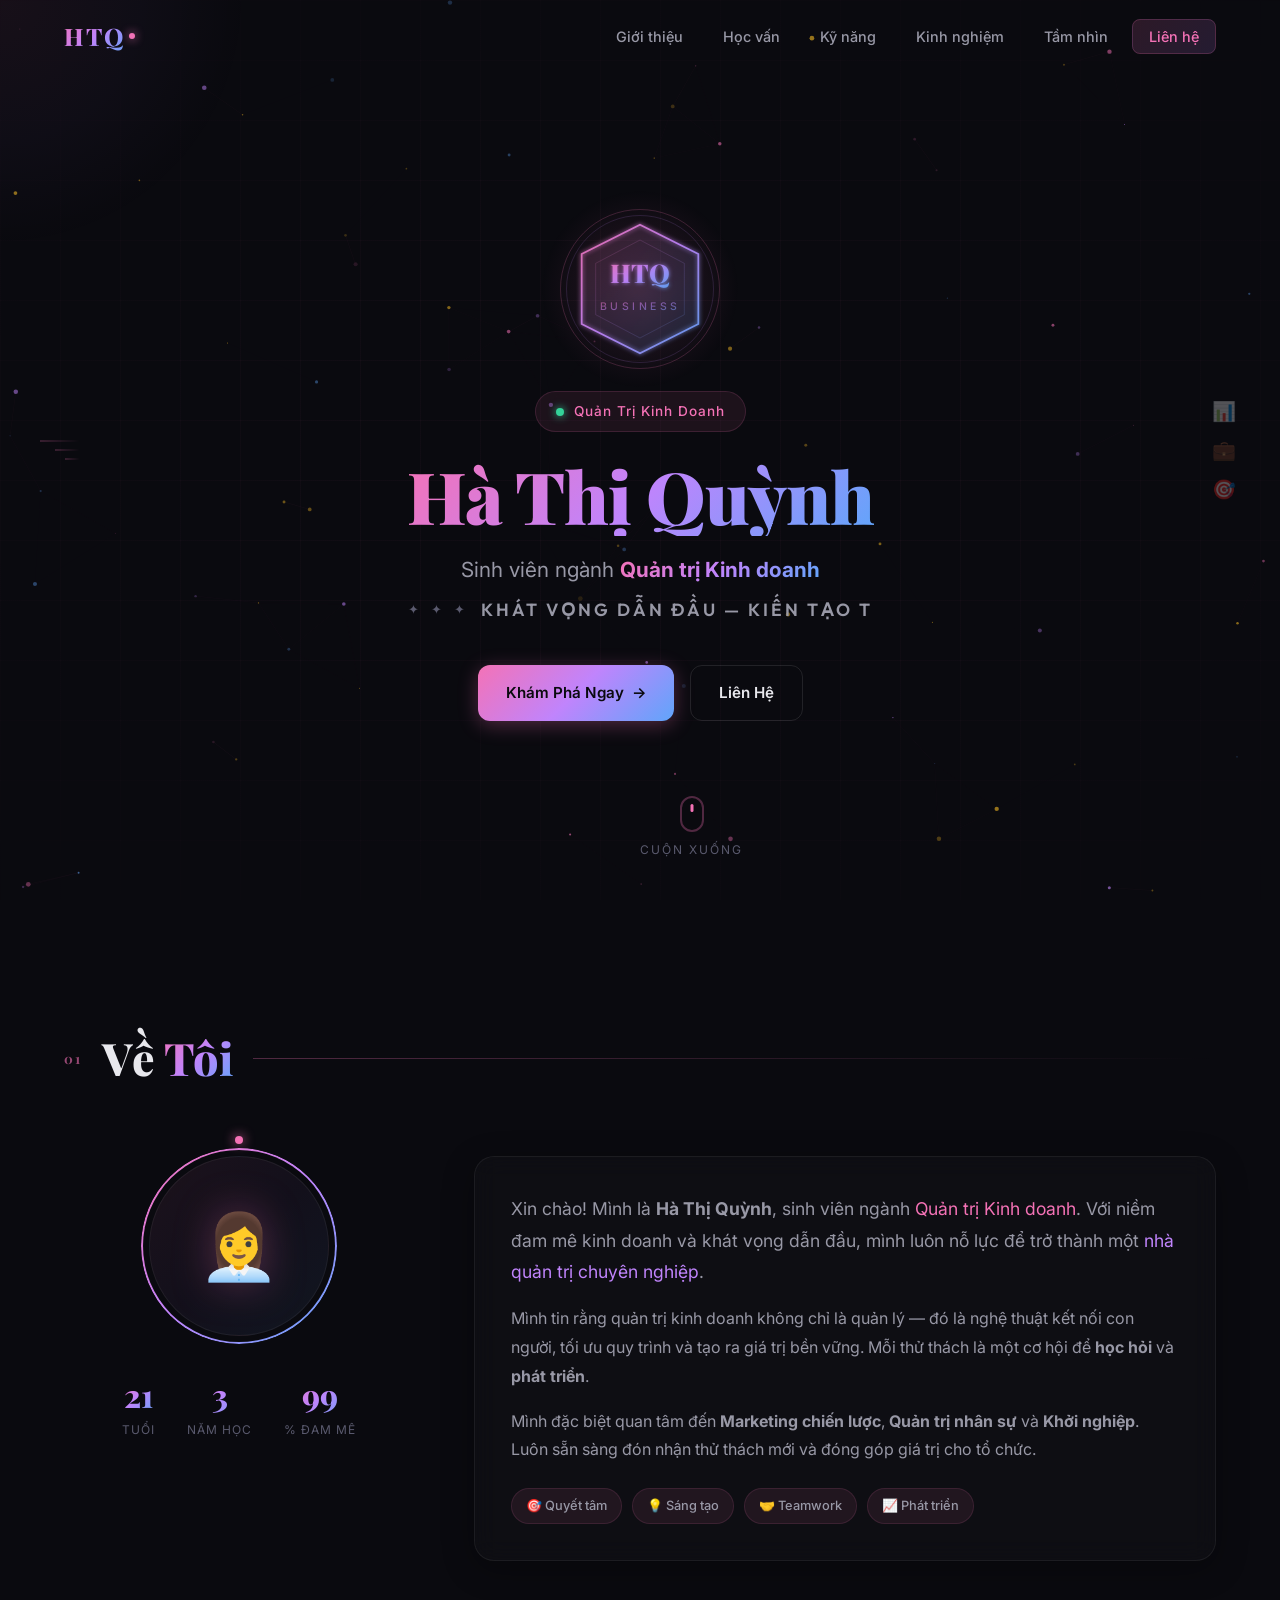
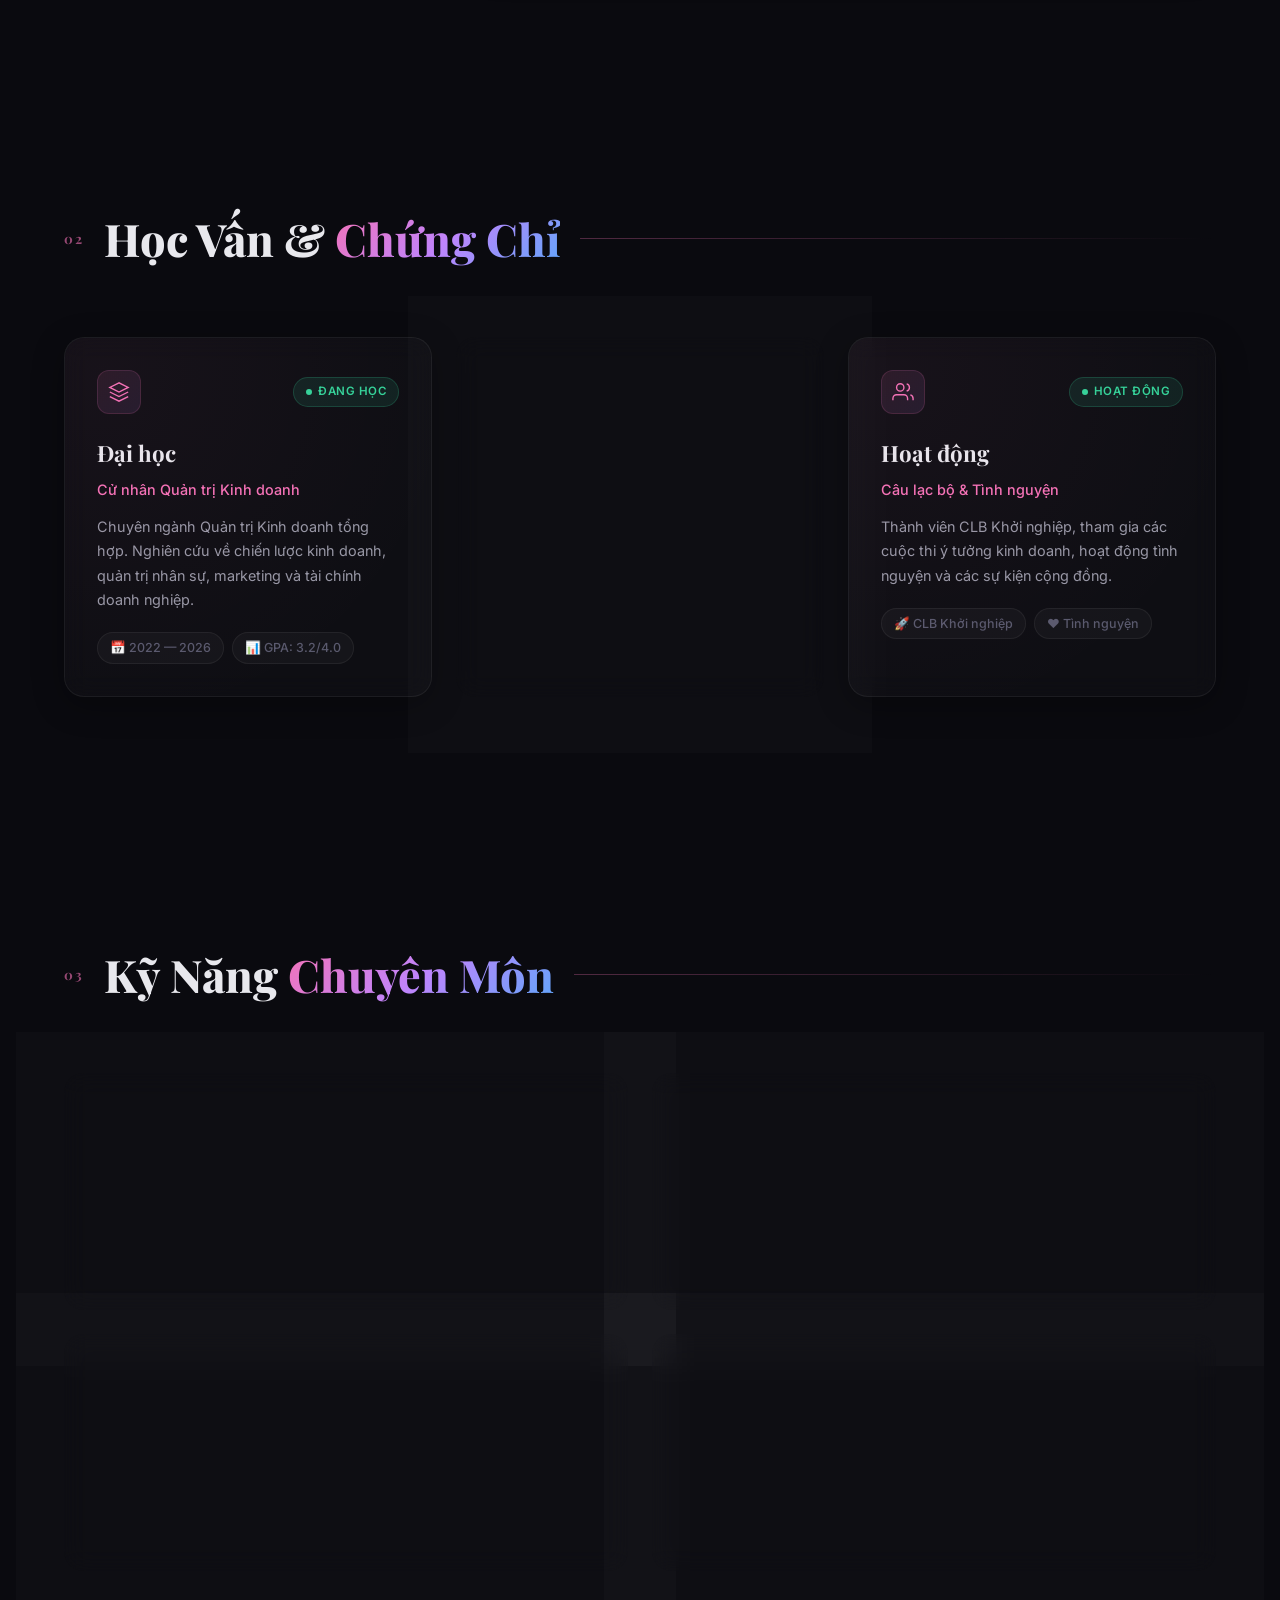
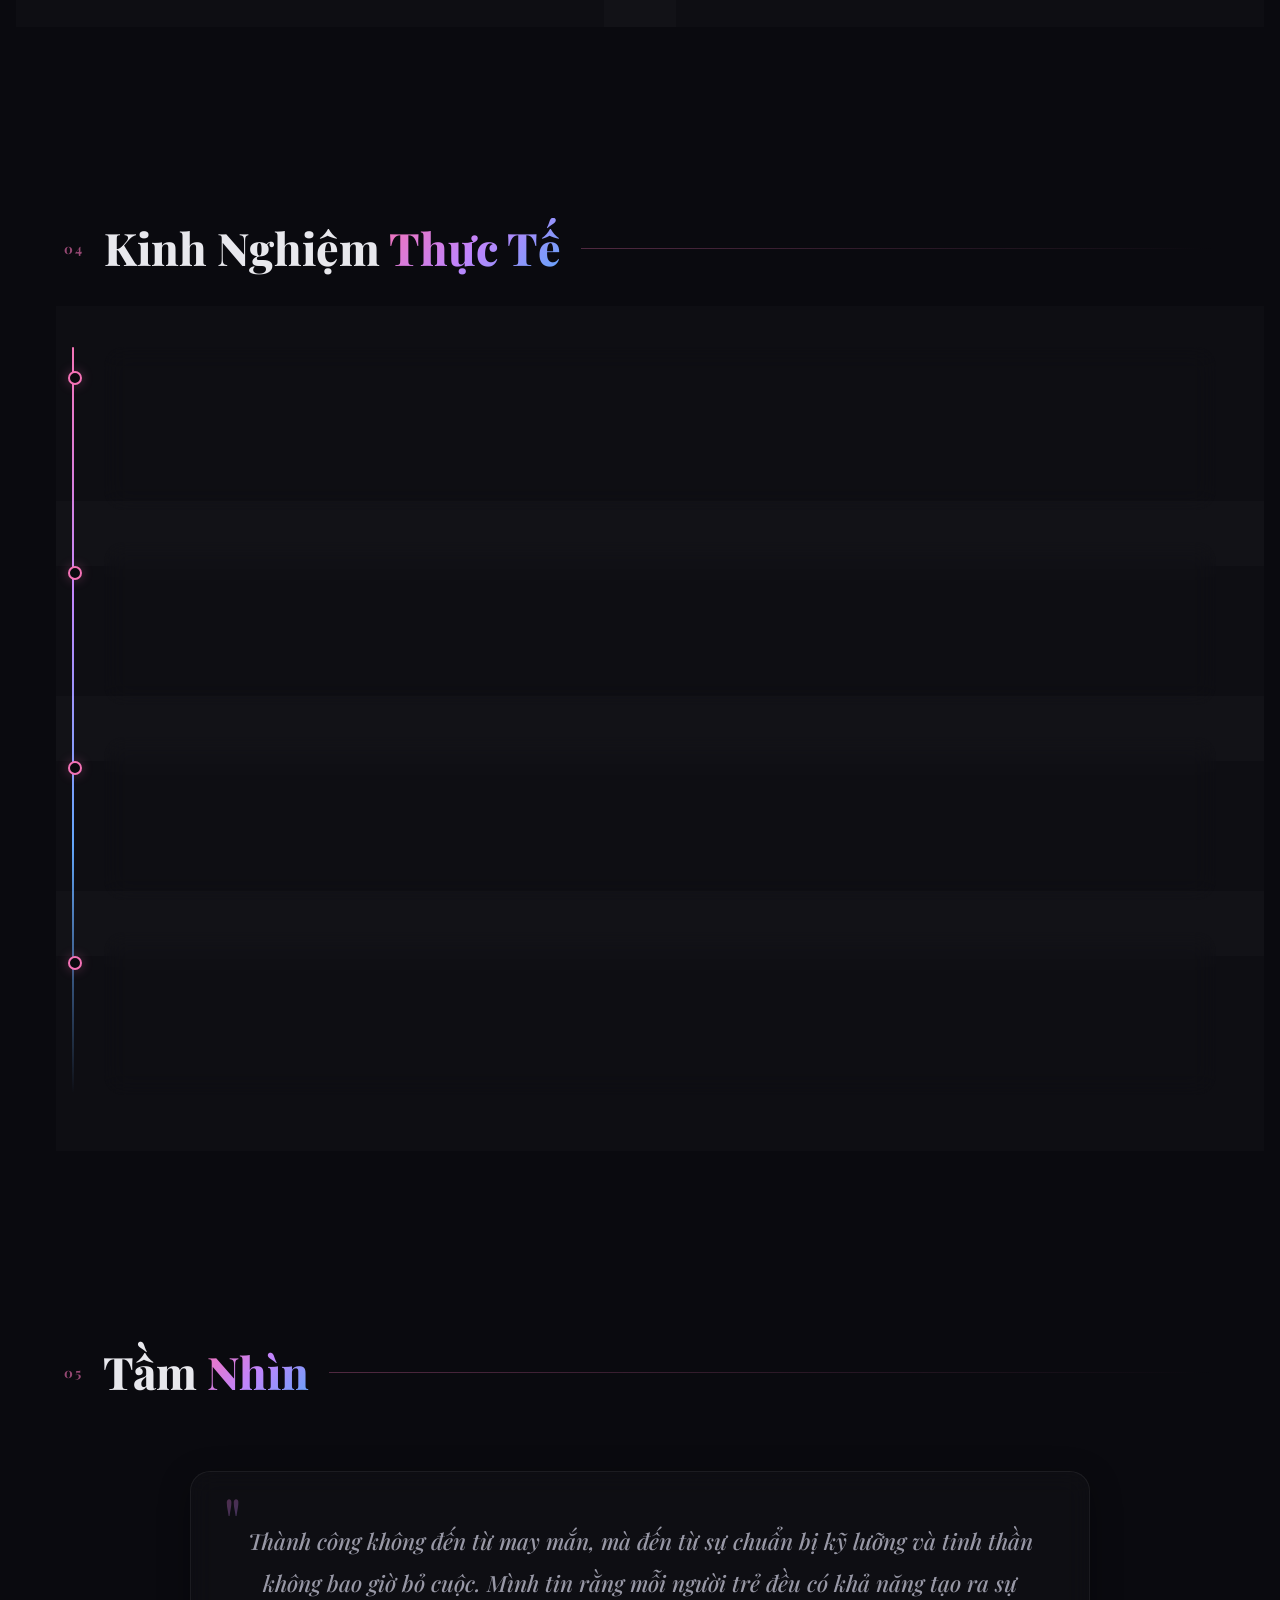
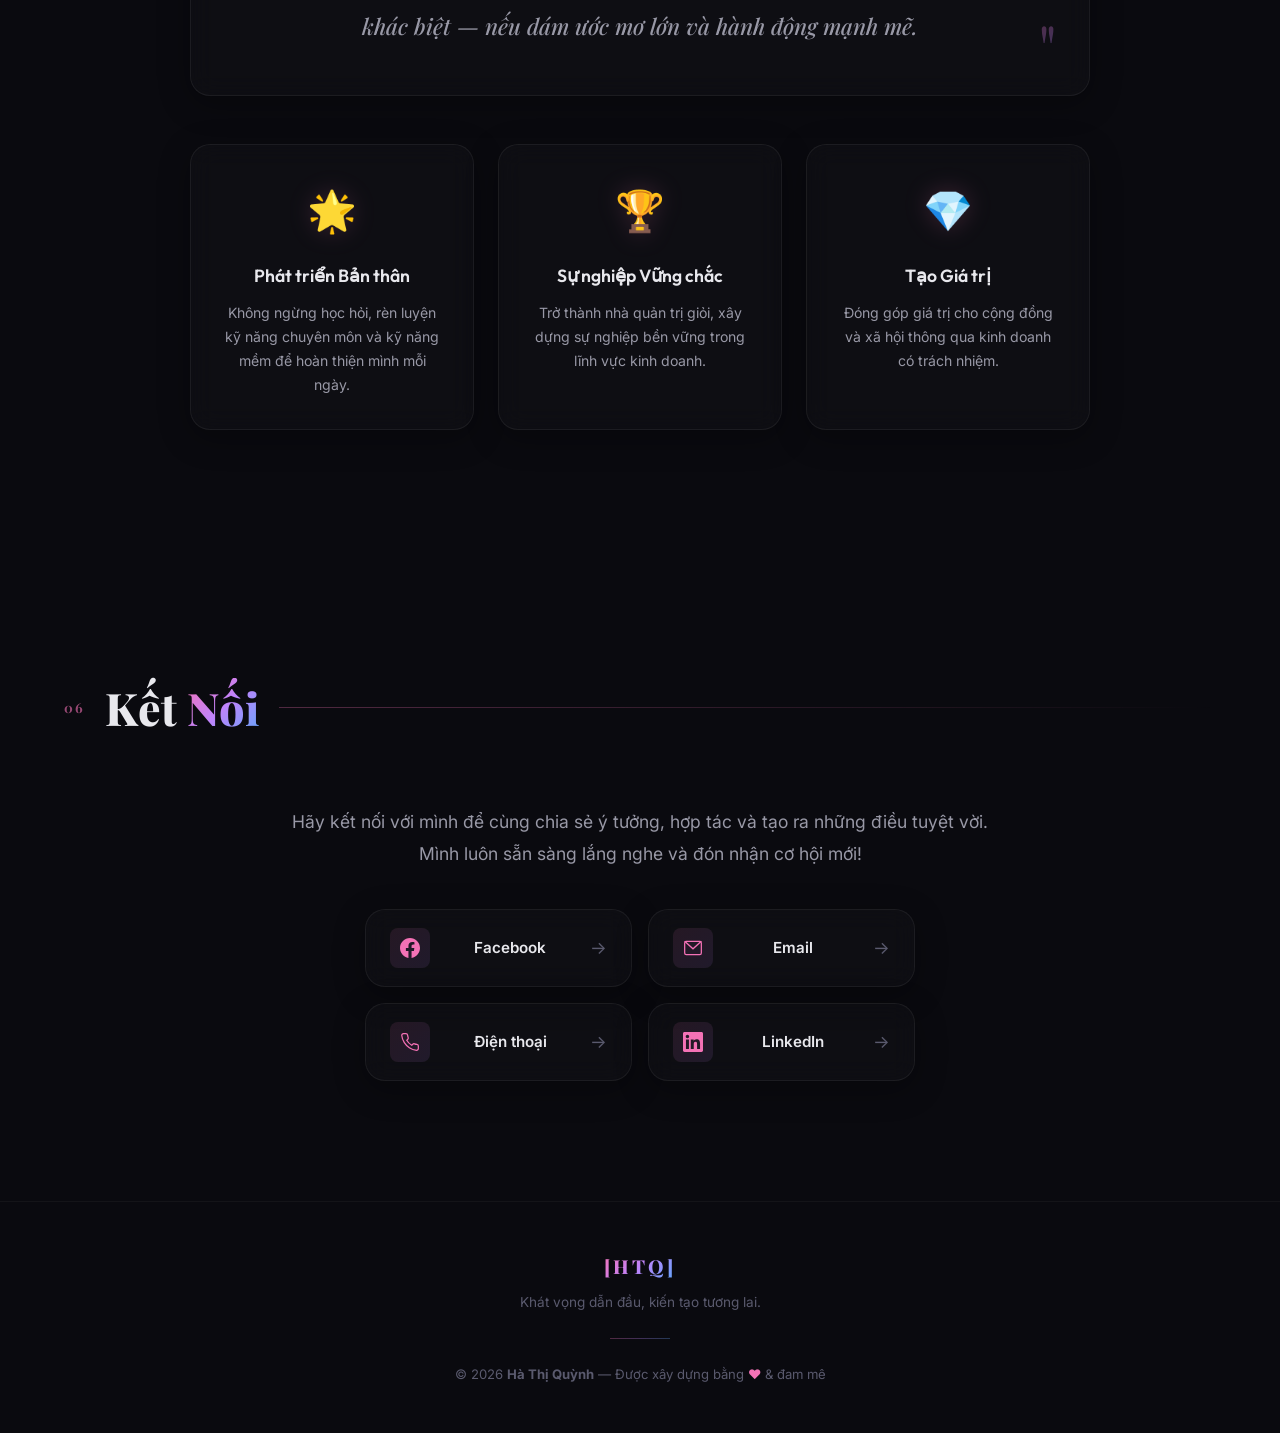
<file: index.html>
<!DOCTYPE html>
<html lang="vi">
<head>
    <meta charset="UTF-8">
    <meta name="viewport" content="width=device-width, initial-scale=1.0">
    <meta name="description" content="Hà Thị Quỳnh — CV Quản trị Kinh doanh. Sinh viên năng động, đam mê kinh doanh và khát vọng dẫn đầu.">
    <meta name="keywords" content="Hà Thị Quỳnh, CV, Quản trị Kinh doanh, Business Administration, Portfolio">
    <meta name="author" content="Hà Thị Quỳnh">
    <title>Hà Thị Quỳnh — Quản Trị Kinh Doanh</title>
    <!-- Google Fonts -->
    <link rel="preconnect" href="https://fonts.googleapis.com">
    <link rel="preconnect" href="https://fonts.gstatic.com" crossorigin>
    <link href="https://fonts.googleapis.com/css2?family=Playfair+Display:wght@400;500;600;700;800;900&family=Inter:wght@300;400;500;600;700&family=Outfit:wght@300;400;500;600;700&display=swap" rel="stylesheet">
    <link rel="stylesheet" href="style.css">
</head>
<body>
    <!-- ===================== CURSOR GLOW ===================== -->
    <div id="cursor-glow" aria-hidden="true"></div>

    <!-- ===================== PARTICLES CANVAS ===================== -->
    <canvas id="particles-canvas" aria-hidden="true"></canvas>

    <!-- ===================== NAVIGATION ===================== -->
    <nav id="navbar" role="navigation" aria-label="Điều hướng chính">
        <div class="nav-container">
            <a href="#hero" class="nav-logo" aria-label="Trang chủ">
                <span class="logo-text">HTQ</span>
                <span class="logo-dot"></span>
            </a>
            <button class="nav-toggle" id="nav-toggle" aria-label="Mở menu điều hướng" aria-expanded="false">
                <span class="hamburger-line"></span>
                <span class="hamburger-line"></span>
                <span class="hamburger-line"></span>
            </button>
            <ul class="nav-links" id="nav-links">
                <li><a href="#about" class="nav-link">Giới thiệu</a></li>
                <li><a href="#education" class="nav-link">Học vấn</a></li>
                <li><a href="#skills" class="nav-link">Kỹ năng</a></li>
                <li><a href="#experience" class="nav-link">Kinh nghiệm</a></li>
                <li><a href="#vision" class="nav-link">Tầm nhìn</a></li>
                <li><a href="#contact" class="nav-link nav-link--cta">Liên hệ</a></li>
            </ul>
        </div>
    </nav>

    <!-- ===================== HERO SECTION ===================== -->
    <section id="hero" class="hero-section">
        <div class="hero-bg-grid" aria-hidden="true"></div>
        <div class="hero-content">
            <!-- Hero Logo Mark -->
            <div class="hero-logo reveal">
                <div class="hero-logo-glow"></div>
                <div class="hero-logo-ring hero-logo-ring--outer"></div>
                <div class="hero-logo-ring hero-logo-ring--inner"></div>
                <svg class="hero-logo-svg" viewBox="0 0 120 120" fill="none" xmlns="http://www.w3.org/2000/svg">
                    <defs>
                        <linearGradient id="hex-gradient" x1="0%" y1="0%" x2="100%" y2="100%">
                            <stop offset="0%" stop-color="#f472b6" stop-opacity="0.9"/>
                            <stop offset="50%" stop-color="#c084fc" stop-opacity="0.9"/>
                            <stop offset="100%" stop-color="#60a5fa" stop-opacity="0.9"/>
                        </linearGradient>
                        <linearGradient id="hex-fill" x1="0%" y1="0%" x2="100%" y2="100%">
                            <stop offset="0%" stop-color="#f472b6" stop-opacity="0.08"/>
                            <stop offset="100%" stop-color="#60a5fa" stop-opacity="0.08"/>
                        </linearGradient>
                        <filter id="glow-filter">
                            <feGaussianBlur stdDeviation="2" result="blur"/>
                            <feMerge>
                                <feMergeNode in="blur"/>
                                <feMergeNode in="SourceGraphic"/>
                            </feMerge>
                        </filter>
                    </defs>
                    <polygon points="60,5 110,30 110,90 60,115 10,90 10,30" 
                             fill="url(#hex-fill)" stroke="url(#hex-gradient)" stroke-width="1.5" filter="url(#glow-filter)"/>
                    <polygon points="60,18 98,38 98,82 60,102 22,82 22,38" 
                             fill="none" stroke="url(#hex-gradient)" stroke-width="0.5" opacity="0.3"/>
                    <text x="60" y="55" text-anchor="middle" font-family="Playfair Display, serif" 
                          font-size="22" font-weight="800" fill="url(#hex-gradient)" filter="url(#glow-filter)">HTQ</text>
                    <text x="60" y="78" text-anchor="middle" font-family="Inter, sans-serif" 
                          font-size="9" font-weight="500" fill="url(#hex-gradient)" opacity="0.6" letter-spacing="3">BUSINESS</text>
                </svg>
            </div>
            <div class="hero-badge reveal">
                <span class="badge-dot"></span>
                <span>Quản Trị Kinh Doanh</span>
            </div>
            <h1 class="hero-title reveal">
                <span class="title-line title-line--glitch" data-text="Hà Thị Quỳnh">Hà Thị Quỳnh</span>
            </h1>
            <p class="hero-subtitle reveal">
                Sinh viên ngành <span class="highlight-name">Quản trị Kinh doanh</span>
            </p>
            <p class="hero-tagline reveal">
                <span class="tagline-kanji" aria-hidden="true">✦ ✦ ✦</span>
                <span class="tagline-main">Khát Vọng Dẫn Đầu — Kiến Tạo Tương Lai</span>
            </p>
            <div class="hero-cta reveal">
                <a href="#about" class="btn btn--primary" id="cta-explore">
                    <span class="btn-text">Khám Phá Ngay</span>
                    <span class="btn-icon">→</span>
                    <span class="btn-ripple" aria-hidden="true"></span>
                </a>
                <a href="#contact" class="btn btn--ghost" id="cta-contact">
                    <span class="btn-text">Liên Hệ</span>
                </a>
            </div>
        </div>
        <!-- Scroll indicator -->
        <div class="hero-scroll-indicator reveal" aria-hidden="true">
            <div class="scroll-mouse">
                <div class="scroll-wheel"></div>
            </div>
            <span>Cuộn xuống</span>
        </div>
        <div class="hero-decor hero-decor--left" aria-hidden="true">
            <div class="decor-line"></div>
            <div class="decor-line"></div>
            <div class="decor-line"></div>
        </div>
        <div class="hero-decor hero-decor--right" aria-hidden="true">
            <span class="decor-icon">📊</span>
            <span class="decor-icon">💼</span>
            <span class="decor-icon">🎯</span>
        </div>
    </section>

    <!-- ===================== ABOUT SECTION ===================== -->
    <section id="about" class="about-section">
        <div class="section-container">
            <div class="section-header reveal">
                <span class="section-number">01</span>
                <h2 class="section-title">Về <span class="text-glow">Tôi</span></h2>
                <div class="section-line"></div>
            </div>
            <div class="about-grid">
                <div class="about-visual reveal">
                    <div class="about-avatar-container">
                        <div class="avatar-ring"></div>
                        <div class="avatar-inner">
                            <div class="avatar-icon">
                                <span class="avatar-emoji">👩‍💼</span>
                            </div>
                        </div>
                        <div class="avatar-orbit">
                            <div class="orbit-dot"></div>
                        </div>
                    </div>
                    <div class="about-stats">
                        <div class="stat-item">
                            <span class="stat-number" data-count="22">0</span>
                            <span class="stat-label">Tuổi</span>
                        </div>
                        <div class="stat-item">
                            <span class="stat-number" data-count="4">0</span>
                            <span class="stat-label">Năm Học</span>
                        </div>
                        <div class="stat-item">
                            <span class="stat-number" data-count="100">0</span>
                            <span class="stat-label">% Đam Mê</span>
                        </div>
                    </div>
                </div>
                <div class="about-text reveal">
                    <div class="glass-card about-card">
                        <p class="about-intro">
                            Xin chào! Mình là <strong>Hà Thị Quỳnh</strong>, sinh viên ngành 
                            <span class="text-pink">Quản trị Kinh doanh</span>. 
                            Với niềm đam mê kinh doanh và khát vọng dẫn đầu, mình luôn nỗ lực 
                            để trở thành một <span class="text-purple">nhà quản trị chuyên nghiệp</span>.
                        </p>
                        <p>
                            Mình tin rằng quản trị kinh doanh không chỉ là quản lý — đó là nghệ thuật 
                            kết nối con người, tối ưu quy trình và tạo ra giá trị bền vững. 
                            Mỗi thử thách là một cơ hội để <strong>học hỏi</strong> và <strong>phát triển</strong>.
                        </p>
                        <p>
                            Mình đặc biệt quan tâm đến <strong>Marketing chiến lược</strong>, 
                            <strong>Quản trị nhân sự</strong> và <strong>Khởi nghiệp</strong>. 
                            Luôn sẵn sàng đón nhận thử thách mới và đóng góp giá trị cho tổ chức.
                        </p>
                        <div class="about-tags">
                            <span class="tag">🎯 Quyết tâm</span>
                            <span class="tag">💡 Sáng tạo</span>
                            <span class="tag">🤝 Teamwork</span>
                            <span class="tag">📈 Phát triển</span>
                        </div>
                    </div>
                </div>
            </div>
        </div>
    </section>

    <!-- ===================== EDUCATION SECTION ===================== -->
    <section id="education" class="education-section">
        <div class="section-container">
            <div class="section-header reveal">
                <span class="section-number">02</span>
                <h2 class="section-title">Học Vấn & <span class="text-glow">Chứng Chỉ</span></h2>
                <div class="section-line"></div>
            </div>
            <div class="education-grid">
                <!-- Education Card 1 -->
                <article class="edu-card reveal" id="edu-university">
                    <div class="edu-card-inner glass-card">
                        <div class="project-glow" aria-hidden="true"></div>
                        <div class="edu-header">
                            <div class="edu-icon">
                                <svg viewBox="0 0 24 24" fill="none" stroke="currentColor" stroke-width="1.5">
                                    <path d="M12 2L2 7l10 5 10-5-10-5z"/>
                                    <path d="M2 17l10 5 10-5"/>
                                    <path d="M2 12l10 5 10-5"/>
                                </svg>
                            </div>
                            <span class="edu-status edu-status--active">
                                <span class="status-dot"></span>
                                <span>Đang học</span>
                            </span>
                        </div>
                        <h3 class="edu-title">Đại học</h3>
                        <p class="edu-subtitle">Cử nhân Quản trị Kinh doanh</p>
                        <p class="edu-description">
                            Chuyên ngành Quản trị Kinh doanh tổng hợp. Nghiên cứu về chiến lược kinh doanh, 
                            quản trị nhân sự, marketing và tài chính doanh nghiệp.
                        </p>
                        <div class="edu-details">
                            <span class="detail-tag">📅 2022 — 2026</span>
                            <span class="detail-tag">📊 GPA: 3.2/4.0</span>
                        </div>
                    </div>
                </article>

                <!-- Education Card 2 -->
                <article class="edu-card reveal" id="edu-certificates">
                    <div class="edu-card-inner glass-card">
                        <div class="project-glow" aria-hidden="true"></div>
                        <div class="edu-header">
                            <div class="edu-icon">
                                <svg viewBox="0 0 24 24" fill="none" stroke="currentColor" stroke-width="1.5">
                                    <circle cx="12" cy="8" r="6"/>
                                    <path d="M8.21 13.89L7 23l5-3 5 3-1.21-9.12"/>
                                </svg>
                            </div>
                            <span class="edu-status edu-status--completed">
                                <span class="status-dot"></span>
                                <span>Đã đạt</span>
                            </span>
                        </div>
                        <h3 class="edu-title">Chứng chỉ</h3>
                        <p class="edu-subtitle">Chứng chỉ Chuyên môn</p>
                        <p class="edu-description">
                            Chứng chỉ Tin học văn phòng MOS, TOEIC 600+, 
                            Google Digital Marketing, Kỹ năng thuyết trình chuyên nghiệp.
                        </p>
                        <div class="edu-details">
                            <span class="detail-tag">🏅 MOS Excel</span>
                            <span class="detail-tag">🌐 TOEIC 600+</span>
                        </div>
                    </div>
                </article>

                <!-- Education Card 3 -->
                <article class="edu-card reveal" id="edu-activities">
                    <div class="edu-card-inner glass-card">
                        <div class="project-glow" aria-hidden="true"></div>
                        <div class="edu-header">
                            <div class="edu-icon">
                                <svg viewBox="0 0 24 24" fill="none" stroke="currentColor" stroke-width="1.5">
                                    <path d="M17 21v-2a4 4 0 0 0-4-4H5a4 4 0 0 0-4 4v2"/>
                                    <circle cx="9" cy="7" r="4"/>
                                    <path d="M23 21v-2a4 4 0 0 0-3-3.87"/>
                                    <path d="M16 3.13a4 4 0 0 1 0 7.75"/>
                                </svg>
                            </div>
                            <span class="edu-status edu-status--active">
                                <span class="status-dot"></span>
                                <span>Hoạt động</span>
                            </span>
                        </div>
                        <h3 class="edu-title">Hoạt động</h3>
                        <p class="edu-subtitle">Câu lạc bộ & Tình nguyện</p>
                        <p class="edu-description">
                            Thành viên CLB Khởi nghiệp, tham gia các cuộc thi ý tưởng kinh doanh, 
                            hoạt động tình nguyện và các sự kiện cộng đồng.
                        </p>
                        <div class="edu-details">
                            <span class="detail-tag">🚀 CLB Khởi nghiệp</span>
                            <span class="detail-tag">❤️ Tình nguyện</span>
                        </div>
                    </div>
                </article>
            </div>
        </div>
    </section>

    <!-- ===================== SKILLS SECTION ===================== -->
    <section id="skills" class="skills-section">
        <div class="section-container">
            <div class="section-header reveal">
                <span class="section-number">03</span>
                <h2 class="section-title">Kỹ Năng <span class="text-glow">Chuyên Môn</span></h2>
                <div class="section-line"></div>
            </div>
            <div class="skills-grid">
                <!-- Skill 1 -->
                <div class="skill-card glass-card reveal" id="skill-marketing">
                    <div class="skill-icon-wrapper">
                        <div class="skill-icon">
                            <svg viewBox="0 0 24 24" fill="none" stroke="currentColor" stroke-width="1.5">
                                <path d="M21 11.5a8.38 8.38 0 0 1-.9 3.8 8.5 8.5 0 0 1-7.6 4.7 8.38 8.38 0 0 1-3.8-.9L3 21l1.9-5.7a8.38 8.38 0 0 1-.9-3.8 8.5 8.5 0 0 1 4.7-7.6 8.38 8.38 0 0 1 3.8-.9h.5a8.48 8.48 0 0 1 8 8v.5z"/>
                            </svg>
                        </div>
                    </div>
                    <h3 class="skill-title">Marketing & Truyền thông</h3>
                    <p class="skill-desc">Digital Marketing, Social Media, Content Marketing, Brand Strategy</p>
                    <div class="skill-bar-container">
                        <div class="skill-bar" data-level="85" style="--bar-color: var(--pink);">
                            <div class="skill-bar-fill"></div>
                        </div>
                        <span class="skill-percentage">85%</span>
                    </div>
                </div>

                <!-- Skill 2 -->
                <div class="skill-card glass-card reveal" id="skill-management">
                    <div class="skill-icon-wrapper">
                        <div class="skill-icon">
                            <svg viewBox="0 0 24 24" fill="none" stroke="currentColor" stroke-width="1.5">
                                <path d="M17 21v-2a4 4 0 0 0-4-4H5a4 4 0 0 0-4 4v2"/>
                                <circle cx="9" cy="7" r="4"/>
                                <path d="M23 21v-2a4 4 0 0 0-3-3.87"/>
                                <path d="M16 3.13a4 4 0 0 1 0 7.75"/>
                            </svg>
                        </div>
                    </div>
                    <h3 class="skill-title">Quản trị Nhân sự</h3>
                    <p class="skill-desc">Tuyển dụng, Đào tạo, Đánh giá hiệu suất, Xây dựng văn hóa DN</p>
                    <div class="skill-bar-container">
                        <div class="skill-bar" data-level="80" style="--bar-color: var(--purple);">
                            <div class="skill-bar-fill"></div>
                        </div>
                        <span class="skill-percentage">80%</span>
                    </div>
                </div>

                <!-- Skill 3 -->
                <div class="skill-card glass-card reveal" id="skill-office">
                    <div class="skill-icon-wrapper">
                        <div class="skill-icon">
                            <svg viewBox="0 0 24 24" fill="none" stroke="currentColor" stroke-width="1.5">
                                <rect x="2" y="3" width="20" height="14" rx="2"/>
                                <line x1="8" y1="21" x2="16" y2="21"/>
                                <line x1="12" y1="17" x2="12" y2="21"/>
                            </svg>
                        </div>
                    </div>
                    <h3 class="skill-title">Tin học Văn phòng</h3>
                    <p class="skill-desc">Excel nâng cao, PowerPoint, Word, Google Workspace, Canva</p>
                    <div class="skill-bar-container">
                        <div class="skill-bar" data-level="90" style="--bar-color: var(--blue);">
                            <div class="skill-bar-fill"></div>
                        </div>
                        <span class="skill-percentage">90%</span>
                    </div>
                </div>

                <!-- Skill 4 -->
                <div class="skill-card glass-card reveal" id="skill-leadership">
                    <div class="skill-icon-wrapper">
                        <div class="skill-icon">
                            <svg viewBox="0 0 24 24" fill="none" stroke="currentColor" stroke-width="1.5">
                                <polygon points="12 2 15.09 8.26 22 9.27 17 14.14 18.18 21.02 12 17.77 5.82 21.02 7 14.14 2 9.27 8.91 8.26 12 2"/>
                            </svg>
                        </div>
                    </div>
                    <h3 class="skill-title">Lãnh đạo & Giao tiếp</h3>
                    <p class="skill-desc">Thuyết trình, Đàm phán, Quản lý dự án, Tư duy chiến lược</p>
                    <div class="skill-bar-container">
                        <div class="skill-bar" data-level="88" style="--bar-color: var(--gold);">
                            <div class="skill-bar-fill"></div>
                        </div>
                        <span class="skill-percentage">88%</span>
                    </div>
                </div>
            </div>
        </div>
    </section>

    <!-- ===================== EXPERIENCE SECTION ===================== -->
    <section id="experience" class="experience-section">
        <div class="section-container">
            <div class="section-header reveal">
                <span class="section-number">04</span>
                <h2 class="section-title">Kinh Nghiệm <span class="text-glow">Thực Tế</span></h2>
                <div class="section-line"></div>
            </div>
            <div class="experience-timeline reveal">
                <div class="timeline-line" aria-hidden="true"></div>
                <div class="timeline-item">
                    <div class="timeline-dot"></div>
                    <div class="timeline-content glass-card">
                        <span class="timeline-year">2025 — Nay</span>
                        <h3>Thực tập sinh Marketing</h3>
                        <p>Hỗ trợ xây dựng chiến lược marketing online, quản lý fanpage, phân tích dữ liệu khách hàng và lập báo cáo hiệu quả chiến dịch.</p>
                    </div>
                </div>
                <div class="timeline-item">
                    <div class="timeline-dot"></div>
                    <div class="timeline-content glass-card">
                        <span class="timeline-year">2024</span>
                        <h3>Trưởng ban Truyền thông CLB</h3>
                        <p>Quản lý đội ngũ 10 thành viên, xây dựng kế hoạch truyền thông cho các sự kiện, tăng tương tác fanpage 200%.</p>
                    </div>
                </div>
                <div class="timeline-item">
                    <div class="timeline-dot"></div>
                    <div class="timeline-content glass-card">
                        <span class="timeline-year">2023</span>
                        <h3>Nhân viên Bán hàng Part-time</h3>
                        <p>Tư vấn khách hàng, xây dựng mối quan hệ, đạt doanh số top 3 cửa hàng. Rèn luyện kỹ năng giao tiếp và xử lý tình huống.</p>
                    </div>
                </div>
                <div class="timeline-item">
                    <div class="timeline-dot"></div>
                    <div class="timeline-content glass-card">
                        <span class="timeline-year">2022</span>
                        <h3>Tình nguyện viên</h3>
                        <p>Tham gia các hoạt động tình nguyện, mùa hè xanh, hỗ trợ cộng đồng. Phát triển kỹ năng teamwork và lãnh đạo.</p>
                    </div>
                </div>
            </div>
        </div>
    </section>

    <!-- ===================== VISION SECTION ===================== -->
    <section id="vision" class="vision-section">
        <div class="section-container">
            <div class="section-header reveal">
                <span class="section-number">05</span>
                <h2 class="section-title">Tầm <span class="text-glow">Nhìn</span></h2>
                <div class="section-line"></div>
            </div>
            <div class="vision-content reveal">
                <div class="vision-quote glass-card">
                    <div class="quote-mark" aria-hidden="true">"</div>
                    <blockquote class="vision-text">
                        Thành công không đến từ may mắn, mà đến từ sự chuẩn bị kỹ lưỡng 
                        và tinh thần không bao giờ bỏ cuộc. Mình tin rằng mỗi người trẻ 
                        đều có khả năng tạo ra sự khác biệt — nếu dám ước mơ lớn và hành động mạnh mẽ.
                    </blockquote>
                    <div class="quote-mark quote-mark--end" aria-hidden="true">"</div>
                </div>
                <div class="vision-pillars">
                    <div class="pillar glass-card reveal">
                        <div class="pillar-icon">🌟</div>
                        <h3>Phát triển Bản thân</h3>
                        <p>Không ngừng học hỏi, rèn luyện kỹ năng chuyên môn và kỹ năng mềm để hoàn thiện mình mỗi ngày.</p>
                    </div>
                    <div class="pillar glass-card reveal">
                        <div class="pillar-icon">🏆</div>
                        <h3>Sự nghiệp Vững chắc</h3>
                        <p>Trở thành nhà quản trị giỏi, xây dựng sự nghiệp bền vững trong lĩnh vực kinh doanh.</p>
                    </div>
                    <div class="pillar glass-card reveal">
                        <div class="pillar-icon">💎</div>
                        <h3>Tạo Giá trị</h3>
                        <p>Đóng góp giá trị cho cộng đồng và xã hội thông qua kinh doanh có trách nhiệm.</p>
                    </div>
                </div>
            </div>
        </div>
    </section>

    <!-- ===================== CONTACT SECTION ===================== -->
    <section id="contact" class="contact-section">
        <div class="section-container">
            <div class="section-header reveal">
                <span class="section-number">06</span>
                <h2 class="section-title">Kết <span class="text-glow">Nối</span></h2>
                <div class="section-line"></div>
            </div>
            <div class="contact-content reveal">
                <p class="contact-text">
                    Hãy kết nối với mình để cùng chia sẻ ý tưởng, hợp tác và tạo ra những điều tuyệt vời. 
                    Mình luôn sẵn sàng lắng nghe và đón nhận cơ hội mới!
                </p>
                <div class="contact-links">
                    <!-- Facebook -->
                    <a href="#" class="contact-link glass-card" id="link-facebook" aria-label="Facebook">
                        <div class="contact-link-icon">
                            <svg viewBox="0 0 24 24" fill="currentColor">
                                <path d="M24 12.073c0-6.627-5.373-12-12-12s-12 5.373-12 12c0 5.99 4.388 10.954 10.125 11.854v-8.385H7.078v-3.47h3.047V9.43c0-3.007 1.792-4.669 4.533-4.669 1.312 0 2.686.235 2.686.235v2.953H15.83c-1.491 0-1.956.925-1.956 1.874v2.25h3.328l-.532 3.47h-2.796v8.385C19.612 23.027 24 18.062 24 12.073z"/>
                            </svg>
                        </div>
                        <span class="contact-link-label">Facebook</span>
                        <span class="contact-link-arrow">→</span>
                    </a>
                    <!-- Email -->
                    <a href="mailto:haquynh961@gmail.com" class="contact-link glass-card" id="link-email" aria-label="Email">
                        <div class="contact-link-icon">
                            <svg viewBox="0 0 24 24" fill="none" stroke="currentColor" stroke-width="1.5">
                                <rect x="2" y="4" width="20" height="16" rx="2"/>
                                <polyline points="22,4 12,13 2,4"/>
                            </svg>
                        </div>
                        <span class="contact-link-label">Email</span>
                        <span class="contact-link-arrow">→</span>
                    </a>
                    <!-- Phone -->
                    <a href="tel:0329830926" class="contact-link glass-card" id="link-phone" aria-label="Điện thoại">
                        <div class="contact-link-icon">
                            <svg viewBox="0 0 24 24" fill="none" stroke="currentColor" stroke-width="1.5">
                                <path d="M22 16.92v3a2 2 0 0 1-2.18 2 19.79 19.79 0 0 1-8.63-3.07 19.5 19.5 0 0 1-6-6 19.79 19.79 0 0 1-3.07-8.67A2 2 0 0 1 4.11 2h3a2 2 0 0 1 2 1.72 12.84 12.84 0 0 0 .7 2.81 2 2 0 0 1-.45 2.11L8.09 9.91a16 16 0 0 0 6 6l1.27-1.27a2 2 0 0 1 2.11-.45 12.84 12.84 0 0 0 2.81.7A2 2 0 0 1 22 16.92z"/>
                            </svg>
                        </div>
                        <span class="contact-link-label">Điện thoại</span>
                        <span class="contact-link-arrow">→</span>
                    </a>
                    <!-- LinkedIn -->
                    <a href="#" class="contact-link glass-card" id="link-linkedin" aria-label="LinkedIn">
                        <div class="contact-link-icon">
                            <svg viewBox="0 0 24 24" fill="currentColor">
                                <path d="M20.447 20.452h-3.554v-5.569c0-1.328-.027-3.037-1.852-3.037-1.853 0-2.136 1.445-2.136 2.939v5.667H9.351V9h3.414v1.561h.046c.477-.9 1.637-1.85 3.37-1.85 3.601 0 4.267 2.37 4.267 5.455v6.286zM5.337 7.433c-1.144 0-2.063-.926-2.063-2.065 0-1.138.92-2.063 2.063-2.063 1.14 0 2.064.925 2.064 2.063 0 1.139-.925 2.065-2.064 2.065zm1.782 13.019H3.555V9h3.564v11.452zM22.225 0H1.771C.792 0 0 .774 0 1.729v20.542C0 23.227.792 24 1.771 24h20.451C23.2 24 24 23.227 24 22.271V1.729C24 .774 23.2 0 22.222 0h.003z"/>
                            </svg>
                        </div>
                        <span class="contact-link-label">LinkedIn</span>
                        <span class="contact-link-arrow">→</span>
                    </a>
                </div>
            </div>
        </div>
    </section>

    <!-- ===================== FOOTER ===================== -->
    <footer id="footer" class="footer">
        <div class="footer-container">
            <div class="footer-brand">
                <span class="footer-logo">[HTQ]</span>
                <p class="footer-tagline">Khát vọng dẫn đầu, kiến tạo tương lai.</p>
            </div>
            <div class="footer-divider" aria-hidden="true"></div>
            <p class="footer-copyright">
                © 2026 <strong>Hà Thị Quỳnh</strong> — Được xây dựng bằng <span class="heart" aria-label="tình yêu">♥</span> & đam mê
            </p>
        </div>
    </footer>

    <script src="script.js"></script>
</body>
</html>
</file>
<file: style.css>
/* ============================================================
   Hà Thị Quỳnh — CV Landing Page
   Style: Futuristic Dark Theme / Glassmorphism / Neon Glow
   Inspired by 27netteam.id.vn
   ============================================================ */

/* ===================== CSS VARIABLES ===================== */
:root {
    /* Colors */
    --bg-primary: #0a0a0f;
    --bg-secondary: #111118;
    --bg-card: rgba(255, 255, 255, 0.03);
    --bg-card-hover: rgba(255, 255, 255, 0.06);
    
    --text-primary: #e8e8ed;
    --text-secondary: #9898a6;
    --text-muted: #5a5a6e;
    
    --pink: #f472b6;
    --purple: #c084fc;
    --blue: #60a5fa;
    --gold: #fbbf24;
    --neon-pink: #ff6eb4;
    --neon-purple: #a855f7;
    --neon-blue: #38bdf8;
    --neon-green: #34d399;
    
    --gradient-primary: linear-gradient(135deg, #f472b6, #c084fc, #60a5fa);
    --gradient-glow: linear-gradient(135deg, #f472b6 0%, #c084fc 50%, #60a5fa 100%);
    --gradient-card: linear-gradient(135deg, rgba(244,114,182,0.08), rgba(192,132,252,0.05), rgba(96,165,250,0.08));
    
    --glass-bg: rgba(255, 255, 255, 0.02);
    --glass-border: rgba(255, 255, 255, 0.06);
    --glass-shadow: 0 8px 32px rgba(0, 0, 0, 0.3);
    
    /* Spacing */
    --section-padding: 120px 0;
    --container-max: 1200px;
    --container-padding: 0 24px;
    
    /* Transitions */
    --transition-fast: 0.2s ease;
    --transition-normal: 0.3s ease;
    --transition-slow: 0.6s cubic-bezier(0.16, 1, 0.3, 1);
    
    /* Border Radius */
    --radius-sm: 8px;
    --radius-md: 12px;
    --radius-lg: 20px;
    --radius-xl: 28px;
}

/* ===================== RESET & BASE ===================== */
*, *::before, *::after {
    margin: 0;
    padding: 0;
    box-sizing: border-box;
}

html {
    scroll-behavior: smooth;
    scrollbar-width: thin;
    scrollbar-color: rgba(244,114,182,0.3) transparent;
}

html::-webkit-scrollbar {
    width: 6px;
}

html::-webkit-scrollbar-track {
    background: transparent;
}

html::-webkit-scrollbar-thumb {
    background: linear-gradient(180deg, #f472b6, #c084fc);
    border-radius: 3px;
}

body {
    font-family: 'Inter', 'Outfit', -apple-system, BlinkMacSystemFont, sans-serif;
    background: var(--bg-primary);
    color: var(--text-primary);
    line-height: 1.7;
    overflow-x: hidden;
    -webkit-font-smoothing: antialiased;
    -moz-osx-font-smoothing: grayscale;
}

::selection {
    background: rgba(244,114,182,0.3);
    color: #fff;
}

/* ===================== CURSOR GLOW ===================== */
#cursor-glow {
    position: fixed;
    width: 500px;
    height: 500px;
    border-radius: 50%;
    background: radial-gradient(circle, rgba(244,114,182,0.06) 0%, rgba(192,132,252,0.03) 40%, transparent 70%);
    pointer-events: none;
    z-index: 9999;
    transform: translate(-50%, -50%);
    transition: opacity 0.3s ease;
    will-change: transform;
}

/* ===================== PARTICLES CANVAS ===================== */
#particles-canvas {
    position: fixed;
    top: 0;
    left: 0;
    width: 100%;
    height: 100%;
    pointer-events: none;
    z-index: 0;
}

/* ===================== GLASSMORPHISM CARD ===================== */
.glass-card {
    background: var(--glass-bg);
    border: 1px solid var(--glass-border);
    border-radius: var(--radius-lg);
    backdrop-filter: blur(12px);
    -webkit-backdrop-filter: blur(12px);
    box-shadow: var(--glass-shadow);
    transition: all var(--transition-normal);
}

.glass-card:hover {
    background: var(--bg-card-hover);
    border-color: rgba(244,114,182,0.15);
    box-shadow: 0 12px 40px rgba(244,114,182,0.08);
}

/* ===================== NAVIGATION ===================== */
#navbar {
    position: fixed;
    top: 0;
    left: 0;
    right: 0;
    z-index: 1000;
    padding: 16px 0;
    transition: all var(--transition-normal);
    background: transparent;
}

#navbar.scrolled {
    background: rgba(10, 10, 15, 0.85);
    backdrop-filter: blur(20px);
    -webkit-backdrop-filter: blur(20px);
    border-bottom: 1px solid rgba(255,255,255,0.05);
    padding: 10px 0;
}

.nav-container {
    max-width: var(--container-max);
    margin: 0 auto;
    padding: var(--container-padding);
    display: flex;
    align-items: center;
    justify-content: space-between;
}

.nav-logo {
    display: flex;
    align-items: center;
    gap: 4px;
    text-decoration: none;
    position: relative;
}

.logo-text {
    font-family: 'Playfair Display', serif;
    font-size: 1.5rem;
    font-weight: 800;
    background: var(--gradient-primary);
    -webkit-background-clip: text;
    -webkit-text-fill-color: transparent;
    background-clip: text;
    letter-spacing: 2px;
}

.logo-dot {
    width: 6px;
    height: 6px;
    border-radius: 50%;
    background: var(--pink);
    box-shadow: 0 0 10px var(--pink);
    animation: pulse-dot 2s ease-in-out infinite;
}

@keyframes pulse-dot {
    0%, 100% { opacity: 1; transform: scale(1); }
    50% { opacity: 0.5; transform: scale(0.8); }
}

.nav-links {
    display: flex;
    align-items: center;
    gap: 8px;
    list-style: none;
}

.nav-link {
    color: var(--text-secondary);
    text-decoration: none;
    font-size: 0.9rem;
    font-weight: 500;
    padding: 8px 16px;
    border-radius: var(--radius-sm);
    transition: all var(--transition-fast);
    position: relative;
}

.nav-link:hover {
    color: var(--text-primary);
}

.nav-link::after {
    content: '';
    position: absolute;
    bottom: 4px;
    left: 50%;
    transform: translateX(-50%) scaleX(0);
    width: 20px;
    height: 2px;
    background: var(--gradient-primary);
    border-radius: 1px;
    transition: transform var(--transition-normal);
}

.nav-link:hover::after,
.nav-link.active::after {
    transform: translateX(-50%) scaleX(1);
}

.nav-link--cta {
    background: linear-gradient(135deg, rgba(244,114,182,0.15), rgba(192,132,252,0.15));
    border: 1px solid rgba(244,114,182,0.2);
    color: var(--pink) !important;
}

.nav-link--cta:hover {
    background: linear-gradient(135deg, rgba(244,114,182,0.25), rgba(192,132,252,0.25));
    border-color: rgba(244,114,182,0.4);
    box-shadow: 0 0 20px rgba(244,114,182,0.15);
}

.nav-link--cta::after {
    display: none;
}

/* Hamburger */
.nav-toggle {
    display: none;
    flex-direction: column;
    gap: 5px;
    background: none;
    border: none;
    cursor: pointer;
    padding: 8px;
    z-index: 1001;
}

.hamburger-line {
    width: 24px;
    height: 2px;
    background: var(--text-primary);
    border-radius: 2px;
    transition: all var(--transition-normal);
}

.nav-toggle.active .hamburger-line:nth-child(1) {
    transform: rotate(45deg) translate(5px, 5px);
}

.nav-toggle.active .hamburger-line:nth-child(2) {
    opacity: 0;
}

.nav-toggle.active .hamburger-line:nth-child(3) {
    transform: rotate(-45deg) translate(5px, -5px);
}

/* ===================== HERO SECTION ===================== */
.hero-section {
    position: relative;
    min-height: 100vh;
    display: flex;
    flex-direction: column;
    align-items: center;
    justify-content: center;
    overflow: hidden;
    padding: 80px 24px 40px;
}

.hero-bg-grid {
    position: absolute;
    inset: 0;
    background-image: 
        linear-gradient(rgba(244,114,182,0.03) 1px, transparent 1px),
        linear-gradient(90deg, rgba(244,114,182,0.03) 1px, transparent 1px);
    background-size: 60px 60px;
    mask-image: radial-gradient(ellipse 80% 70% at 50% 50%, black 30%, transparent 100%);
    -webkit-mask-image: radial-gradient(ellipse 80% 70% at 50% 50%, black 30%, transparent 100%);
    animation: grid-drift 20s linear infinite;
}

@keyframes grid-drift {
    0% { transform: translate(0, 0); }
    100% { transform: translate(60px, 60px); }
}

.hero-content {
    text-align: center;
    position: relative;
    z-index: 2;
    max-width: 800px;
}

/* Hero Logo */
.hero-logo {
    position: relative;
    width: 140px;
    height: 140px;
    margin: 0 auto 32px;
}

.hero-logo-glow {
    position: absolute;
    inset: -30px;
    background: radial-gradient(circle, rgba(244,114,182,0.15) 0%, transparent 70%);
    border-radius: 50%;
    animation: logo-glow 4s ease-in-out infinite;
}

@keyframes logo-glow {
    0%, 100% { opacity: 0.5; transform: scale(1); }
    50% { opacity: 1; transform: scale(1.1); }
}

.hero-logo-ring {
    position: absolute;
    border-radius: 50%;
    border: 1px solid;
}

.hero-logo-ring--outer {
    inset: -10px;
    border-color: rgba(244,114,182,0.2);
    animation: ring-rotate 20s linear infinite;
}

.hero-logo-ring--inner {
    inset: -4px;
    border-color: rgba(192,132,252,0.15);
    animation: ring-rotate 15s linear infinite reverse;
}

@keyframes ring-rotate {
    0% { transform: rotate(0deg); }
    100% { transform: rotate(360deg); }
}

.hero-logo-svg {
    width: 100%;
    height: 100%;
    position: relative;
    z-index: 1;
}

/* Badge */
.hero-badge {
    display: inline-flex;
    align-items: center;
    gap: 10px;
    padding: 8px 20px;
    background: rgba(244,114,182,0.08);
    border: 1px solid rgba(244,114,182,0.15);
    border-radius: 50px;
    margin-bottom: 24px;
    font-size: 0.85rem;
    font-weight: 500;
    color: var(--pink);
    letter-spacing: 1px;
}

.badge-dot {
    width: 8px;
    height: 8px;
    border-radius: 50%;
    background: var(--neon-green);
    box-shadow: 0 0 8px var(--neon-green);
    animation: pulse-dot 2s ease-in-out infinite;
}

/* Hero Title */
.hero-title {
    font-family: 'Playfair Display', serif;
    font-size: clamp(2.5rem, 6vw, 4.5rem);
    font-weight: 900;
    line-height: 1.1;
    margin-bottom: 16px;
    letter-spacing: -1px;
}

.title-line {
    display: inline-block;
    background: var(--gradient-primary);
    -webkit-background-clip: text;
    -webkit-text-fill-color: transparent;
    background-clip: text;
    position: relative;
}

.title-line--glitch {
    animation: text-shimmer 3s ease-in-out infinite;
}

@keyframes text-shimmer {
    0%, 100% { filter: brightness(1); }
    50% { filter: brightness(1.3); }
}

/* Subtitle */
.hero-subtitle {
    font-size: clamp(1rem, 2.5vw, 1.3rem);
    color: var(--text-secondary);
    margin-bottom: 8px;
    font-weight: 400;
}

.highlight-name {
    background: var(--gradient-primary);
    -webkit-background-clip: text;
    -webkit-text-fill-color: transparent;
    background-clip: text;
    font-weight: 700;
}

/* Tagline */
.hero-tagline {
    margin-bottom: 40px;
    display: flex;
    align-items: center;
    justify-content: center;
    gap: 12px;
}

.tagline-kanji {
    font-size: 0.8rem;
    color: var(--text-muted);
    letter-spacing: 4px;
}

.tagline-main {
    font-family: 'Outfit', sans-serif;
    font-size: clamp(0.9rem, 2vw, 1.1rem);
    font-weight: 600;
    color: var(--text-secondary);
    letter-spacing: 3px;
    text-transform: uppercase;
}

/* CTA Buttons */
.hero-cta {
    display: flex;
    gap: 16px;
    justify-content: center;
    flex-wrap: wrap;
}

.btn {
    display: inline-flex;
    align-items: center;
    gap: 8px;
    padding: 14px 28px;
    border-radius: var(--radius-md);
    font-family: 'Inter', sans-serif;
    font-size: 0.95rem;
    font-weight: 600;
    text-decoration: none;
    transition: all var(--transition-normal);
    position: relative;
    overflow: hidden;
    cursor: pointer;
    border: none;
}

.btn--primary {
    background: var(--gradient-primary);
    color: #0a0a0f;
    box-shadow: 0 4px 20px rgba(244,114,182,0.3);
}

.btn--primary:hover {
    transform: translateY(-2px);
    box-shadow: 0 8px 30px rgba(244,114,182,0.4);
}

.btn--ghost {
    background: transparent;
    color: var(--text-primary);
    border: 1px solid rgba(255,255,255,0.1);
}

.btn--ghost:hover {
    border-color: rgba(244,114,182,0.3);
    background: rgba(244,114,182,0.05);
    transform: translateY(-2px);
}

.btn--small {
    padding: 8px 18px;
    font-size: 0.85rem;
}

.btn-icon {
    transition: transform var(--transition-fast);
}

.btn:hover .btn-icon {
    transform: translateX(4px);
}

.btn-ripple {
    position: absolute;
    inset: 0;
    background: radial-gradient(circle at var(--x, 50%) var(--y, 50%), rgba(255,255,255,0.3) 0%, transparent 50%);
    opacity: 0;
    transition: opacity 0.5s;
}

.btn:hover .btn-ripple {
    opacity: 1;
}

/* Scroll Indicator */
.hero-scroll-indicator {
    position: absolute;
    bottom: 40px;
    left: 50%;
    transform: translateX(-50%);
    display: flex;
    flex-direction: column;
    align-items: center;
    gap: 8px;
    color: var(--text-muted);
    font-size: 0.75rem;
    letter-spacing: 2px;
    text-transform: uppercase;
    animation: float-up 2s ease-in-out infinite;
}

@keyframes float-up {
    0%, 100% { transform: translateX(-50%) translateY(0); }
    50% { transform: translateX(-50%) translateY(-8px); }
}

.scroll-mouse {
    width: 24px;
    height: 36px;
    border: 2px solid rgba(244,114,182,0.3);
    border-radius: 12px;
    position: relative;
}

.scroll-wheel {
    width: 3px;
    height: 8px;
    background: var(--pink);
    border-radius: 2px;
    position: absolute;
    top: 6px;
    left: 50%;
    transform: translateX(-50%);
    animation: scroll-wheel-anim 2s ease-in-out infinite;
}

@keyframes scroll-wheel-anim {
    0% { opacity: 1; transform: translateX(-50%) translateY(0); }
    100% { opacity: 0; transform: translateX(-50%) translateY(12px); }
}

/* Hero Decorations */
.hero-decor {
    position: absolute;
    z-index: 1;
}

.hero-decor--left {
    left: 40px;
    top: 50%;
    transform: translateY(-50%);
    display: flex;
    flex-direction: column;
    gap: 8px;
}

.decor-line {
    width: 40px;
    height: 1px;
    background: linear-gradient(90deg, rgba(244,114,182,0.4), transparent);
}

.decor-line:nth-child(2) {
    width: 25px;
    margin-left: 15px;
}

.decor-line:nth-child(3) {
    width: 15px;
    margin-left: 25px;
}

.hero-decor--right {
    right: 40px;
    top: 50%;
    transform: translateY(-50%);
    display: flex;
    flex-direction: column;
    gap: 16px;
    align-items: flex-end;
}

.decor-icon {
    font-size: 1.2rem;
    opacity: 0.3;
    transition: opacity var(--transition-normal);
    writing-mode: vertical-rl;
}

.decor-icon:hover {
    opacity: 0.6;
}

/* ===================== SECTIONS COMMON ===================== */
.section-container {
    max-width: var(--container-max);
    margin: 0 auto;
    padding: var(--container-padding);
}

.about-section,
.education-section,
.skills-section,
.experience-section,
.vision-section,
.contact-section {
    padding: var(--section-padding);
    position: relative;
}

.section-header {
    display: flex;
    align-items: center;
    gap: 20px;
    margin-bottom: 60px;
}

.section-number {
    font-family: 'Playfair Display', serif;
    font-size: 0.85rem;
    font-weight: 700;
    color: var(--pink);
    opacity: 0.6;
    letter-spacing: 2px;
}

.section-title {
    font-family: 'Playfair Display', serif;
    font-size: clamp(1.8rem, 4vw, 2.8rem);
    font-weight: 800;
    color: var(--text-primary);
}

.text-glow {
    background: var(--gradient-primary);
    -webkit-background-clip: text;
    -webkit-text-fill-color: transparent;
    background-clip: text;
}

.text-pink {
    color: var(--pink);
}

.text-purple {
    color: var(--purple);
}

.section-line {
    flex: 1;
    height: 1px;
    background: linear-gradient(90deg, rgba(244,114,182,0.3), transparent);
}

/* ===================== ABOUT SECTION ===================== */
.about-grid {
    display: grid;
    grid-template-columns: 350px 1fr;
    gap: 60px;
    align-items: start;
}

.about-avatar-container {
    position: relative;
    width: 180px;
    height: 180px;
    margin: 0 auto 40px;
}

.avatar-ring {
    position: absolute;
    inset: -8px;
    border-radius: 50%;
    border: 2px solid transparent;
    background: var(--gradient-primary) border-box;
    -webkit-mask: linear-gradient(#fff 0 0) padding-box, linear-gradient(#fff 0 0);
    mask: linear-gradient(#fff 0 0) padding-box, linear-gradient(#fff 0 0);
    -webkit-mask-composite: xor;
    mask-composite: exclude;
    animation: ring-rotate 8s linear infinite;
}

.avatar-inner {
    width: 100%;
    height: 100%;
    border-radius: 50%;
    background: var(--gradient-card);
    border: 1px solid var(--glass-border);
    display: flex;
    align-items: center;
    justify-content: center;
    position: relative;
    overflow: hidden;
}

.avatar-icon {
    position: relative;
    z-index: 1;
}

.avatar-emoji {
    font-size: 4rem;
    filter: drop-shadow(0 0 20px rgba(244,114,182,0.3));
}

.avatar-orbit {
    position: absolute;
    inset: -20px;
    border-radius: 50%;
    animation: ring-rotate 6s linear infinite;
}

.orbit-dot {
    position: absolute;
    top: 0;
    left: 50%;
    transform: translateX(-50%);
    width: 8px;
    height: 8px;
    border-radius: 50%;
    background: var(--pink);
    box-shadow: 0 0 12px var(--pink);
}

/* Stats */
.about-stats {
    display: flex;
    justify-content: center;
    gap: 32px;
}

.stat-item {
    text-align: center;
}

.stat-number {
    display: block;
    font-family: 'Playfair Display', serif;
    font-size: 2rem;
    font-weight: 800;
    background: var(--gradient-primary);
    -webkit-background-clip: text;
    -webkit-text-fill-color: transparent;
    background-clip: text;
    line-height: 1.2;
}

.stat-label {
    font-size: 0.75rem;
    color: var(--text-muted);
    text-transform: uppercase;
    letter-spacing: 1px;
}

/* About Card */
.about-card {
    padding: 36px;
}

.about-intro {
    font-size: 1.1rem;
    line-height: 1.8;
    margin-bottom: 16px;
}

.about-card p {
    color: var(--text-secondary);
    margin-bottom: 16px;
    line-height: 1.8;
}

.about-tags {
    display: flex;
    flex-wrap: wrap;
    gap: 10px;
    margin-top: 24px;
}

.tag {
    padding: 6px 14px;
    background: rgba(244,114,182,0.08);
    border: 1px solid rgba(244,114,182,0.12);
    border-radius: 50px;
    font-size: 0.8rem;
    font-weight: 500;
    color: var(--text-secondary);
    transition: all var(--transition-fast);
}

.tag:hover {
    background: rgba(244,114,182,0.15);
    border-color: rgba(244,114,182,0.3);
    color: var(--pink);
    transform: translateY(-2px);
}

/* ===================== EDUCATION SECTION ===================== */
.education-grid {
    display: grid;
    grid-template-columns: repeat(3, 1fr);
    gap: 24px;
}

.edu-card-inner {
    padding: 32px;
    height: 100%;
    position: relative;
    overflow: hidden;
}

.project-glow {
    position: absolute;
    top: -50%;
    left: -50%;
    width: 200%;
    height: 200%;
    background: radial-gradient(circle at 30% 30%, rgba(244,114,182,0.04) 0%, transparent 50%);
    pointer-events: none;
    transition: all 0.5s ease;
}

.edu-card:hover .project-glow {
    background: radial-gradient(circle at 30% 30%, rgba(244,114,182,0.08) 0%, transparent 50%);
}

.edu-header {
    display: flex;
    align-items: center;
    justify-content: space-between;
    margin-bottom: 20px;
}

.edu-icon {
    width: 44px;
    height: 44px;
    border-radius: var(--radius-md);
    background: linear-gradient(135deg, rgba(244,114,182,0.1), rgba(192,132,252,0.1));
    border: 1px solid rgba(244,114,182,0.15);
    display: flex;
    align-items: center;
    justify-content: center;
    color: var(--pink);
}

.edu-icon svg {
    width: 22px;
    height: 22px;
}

.edu-status {
    display: inline-flex;
    align-items: center;
    gap: 6px;
    padding: 4px 12px;
    border-radius: 50px;
    font-size: 0.72rem;
    font-weight: 600;
    text-transform: uppercase;
    letter-spacing: 0.5px;
}

.edu-status--active {
    background: rgba(52,211,153,0.1);
    color: var(--neon-green);
    border: 1px solid rgba(52,211,153,0.2);
}

.edu-status--completed {
    background: rgba(251,191,36,0.1);
    color: var(--gold);
    border: 1px solid rgba(251,191,36,0.2);
}

.status-dot {
    width: 6px;
    height: 6px;
    border-radius: 50%;
    background: currentColor;
    animation: pulse-dot 2s ease-in-out infinite;
}

.edu-title {
    font-family: 'Playfair Display', serif;
    font-size: 1.4rem;
    font-weight: 700;
    margin-bottom: 6px;
    color: var(--text-primary);
}

.edu-subtitle {
    font-size: 0.9rem;
    color: var(--pink);
    font-weight: 500;
    margin-bottom: 12px;
}

.edu-description {
    font-size: 0.9rem;
    color: var(--text-secondary);
    line-height: 1.7;
    margin-bottom: 20px;
}

.edu-details {
    display: flex;
    flex-wrap: wrap;
    gap: 8px;
}

.detail-tag {
    padding: 4px 12px;
    background: rgba(255,255,255,0.03);
    border: 1px solid rgba(255,255,255,0.06);
    border-radius: 50px;
    font-size: 0.78rem;
    color: var(--text-muted);
    font-weight: 500;
}

/* ===================== SKILLS SECTION ===================== */
.skills-grid {
    display: grid;
    grid-template-columns: repeat(2, 1fr);
    gap: 24px;
}

.skill-card {
    padding: 32px;
    transition: all var(--transition-normal);
}

.skill-card:hover {
    transform: translateY(-4px);
}

.skill-icon-wrapper {
    margin-bottom: 20px;
}

.skill-icon {
    width: 48px;
    height: 48px;
    border-radius: var(--radius-md);
    background: linear-gradient(135deg, rgba(244,114,182,0.08), rgba(192,132,252,0.08));
    border: 1px solid rgba(244,114,182,0.12);
    display: flex;
    align-items: center;
    justify-content: center;
    color: var(--pink);
    transition: all var(--transition-normal);
}

.skill-card:hover .skill-icon {
    background: linear-gradient(135deg, rgba(244,114,182,0.15), rgba(192,132,252,0.15));
    border-color: rgba(244,114,182,0.3);
    box-shadow: 0 0 20px rgba(244,114,182,0.1);
}

.skill-icon svg {
    width: 24px;
    height: 24px;
}

.skill-title {
    font-family: 'Outfit', sans-serif;
    font-size: 1.15rem;
    font-weight: 600;
    margin-bottom: 8px;
    color: var(--text-primary);
}

.skill-desc {
    font-size: 0.85rem;
    color: var(--text-secondary);
    margin-bottom: 20px;
    line-height: 1.6;
}

.skill-bar-container {
    display: flex;
    align-items: center;
    gap: 12px;
}

.skill-bar {
    flex: 1;
    height: 4px;
    background: rgba(255,255,255,0.05);
    border-radius: 2px;
    overflow: hidden;
    position: relative;
}

.skill-bar-fill {
    height: 100%;
    width: 0;
    border-radius: 2px;
    background: var(--bar-color, var(--pink));
    box-shadow: 0 0 10px var(--bar-color, var(--pink));
    transition: width 1.5s cubic-bezier(0.16, 1, 0.3, 1);
}

.skill-percentage {
    font-family: 'Outfit', sans-serif;
    font-size: 0.8rem;
    font-weight: 600;
    color: var(--text-muted);
    min-width: 36px;
    text-align: right;
}

/* ===================== EXPERIENCE / TIMELINE ===================== */
.experience-timeline {
    position: relative;
    padding-left: 40px;
}

.timeline-line {
    position: absolute;
    left: 8px;
    top: 0;
    bottom: 0;
    width: 2px;
    background: linear-gradient(180deg, var(--pink), var(--purple), var(--blue), transparent);
    border-radius: 1px;
}

.timeline-item {
    position: relative;
    margin-bottom: 32px;
}

.timeline-item:last-child {
    margin-bottom: 0;
}

.timeline-dot {
    position: absolute;
    left: -36px;
    top: 24px;
    width: 14px;
    height: 14px;
    border-radius: 50%;
    background: var(--bg-primary);
    border: 2px solid var(--pink);
    box-shadow: 0 0 12px rgba(244,114,182,0.3);
    z-index: 1;
}

.timeline-dot--future {
    border-color: var(--purple);
    box-shadow: 0 0 12px rgba(192,132,252,0.3);
    animation: pulse-dot 2s ease-in-out infinite;
}

.timeline-content {
    padding: 28px;
}

.timeline-content:hover {
    transform: translateX(4px);
}

.timeline-year {
    display: inline-block;
    font-family: 'Outfit', sans-serif;
    font-size: 0.78rem;
    font-weight: 600;
    color: var(--pink);
    background: rgba(244,114,182,0.08);
    border: 1px solid rgba(244,114,182,0.15);
    padding: 3px 12px;
    border-radius: 50px;
    margin-bottom: 12px;
    letter-spacing: 1px;
    text-transform: uppercase;
}

.timeline-content h3 {
    font-family: 'Outfit', sans-serif;
    font-size: 1.15rem;
    font-weight: 600;
    margin-bottom: 8px;
    color: var(--text-primary);
}

.timeline-content p {
    font-size: 0.9rem;
    color: var(--text-secondary);
    line-height: 1.7;
}

/* ===================== VISION SECTION ===================== */
.vision-content {
    max-width: 900px;
    margin: 0 auto;
}

.vision-quote {
    padding: 48px;
    text-align: center;
    margin-bottom: 48px;
    position: relative;
}

.quote-mark {
    font-family: 'Playfair Display', serif;
    font-size: 4rem;
    line-height: 1;
    background: var(--gradient-primary);
    -webkit-background-clip: text;
    -webkit-text-fill-color: transparent;
    background-clip: text;
    opacity: 0.3;
    position: absolute;
    top: 16px;
    left: 32px;
}

.quote-mark--end {
    top: auto;
    left: auto;
    bottom: 16px;
    right: 32px;
}

.vision-text {
    font-family: 'Playfair Display', serif;
    font-size: clamp(1.1rem, 2.5vw, 1.4rem);
    font-weight: 500;
    color: var(--text-secondary);
    line-height: 1.9;
    font-style: italic;
}

.vision-pillars {
    display: grid;
    grid-template-columns: repeat(3, 1fr);
    gap: 24px;
}

.pillar {
    padding: 32px;
    text-align: center;
    transition: all var(--transition-normal);
}

.pillar:hover {
    transform: translateY(-6px);
}

.pillar-icon {
    font-size: 2.5rem;
    margin-bottom: 16px;
    filter: drop-shadow(0 0 12px rgba(244,114,182,0.2));
}

.pillar h3 {
    font-family: 'Outfit', sans-serif;
    font-size: 1.1rem;
    font-weight: 600;
    margin-bottom: 10px;
    color: var(--text-primary);
}

.pillar p {
    font-size: 0.88rem;
    color: var(--text-secondary);
    line-height: 1.7;
}

/* ===================== CONTACT SECTION ===================== */
.contact-content {
    text-align: center;
    max-width: 700px;
    margin: 0 auto;
}

.contact-text {
    font-size: 1.1rem;
    color: var(--text-secondary);
    margin-bottom: 40px;
    line-height: 1.8;
}

.contact-links {
    display: grid;
    grid-template-columns: repeat(2, 1fr);
    gap: 16px;
    max-width: 550px;
    margin: 0 auto;
}

.contact-link {
    display: flex;
    align-items: center;
    gap: 14px;
    padding: 18px 24px;
    text-decoration: none;
    color: var(--text-primary);
    transition: all var(--transition-normal);
}

.contact-link:hover {
    transform: translateY(-3px);
    border-color: rgba(244,114,182,0.3);
}

.contact-link-icon {
    width: 40px;
    height: 40px;
    border-radius: var(--radius-sm);
    background: linear-gradient(135deg, rgba(244,114,182,0.1), rgba(192,132,252,0.1));
    display: flex;
    align-items: center;
    justify-content: center;
    color: var(--pink);
    flex-shrink: 0;
    transition: all var(--transition-normal);
}

.contact-link:hover .contact-link-icon {
    background: linear-gradient(135deg, rgba(244,114,182,0.2), rgba(192,132,252,0.2));
    box-shadow: 0 0 15px rgba(244,114,182,0.15);
}

.contact-link-icon svg {
    width: 20px;
    height: 20px;
}

.contact-link-label {
    font-weight: 600;
    font-size: 0.95rem;
    flex: 1;
}

.contact-link-arrow {
    color: var(--text-muted);
    transition: all var(--transition-fast);
    font-size: 1.1rem;
}

.contact-link:hover .contact-link-arrow {
    color: var(--pink);
    transform: translateX(4px);
}

/* ===================== FOOTER ===================== */
.footer {
    border-top: 1px solid rgba(255,255,255,0.04);
    padding: 48px 0;
    text-align: center;
}

.footer-container {
    max-width: var(--container-max);
    margin: 0 auto;
    padding: var(--container-padding);
}

.footer-brand {
    margin-bottom: 24px;
}

.footer-logo {
    font-family: 'Playfair Display', serif;
    font-size: 1.2rem;
    font-weight: 800;
    background: var(--gradient-primary);
    -webkit-background-clip: text;
    -webkit-text-fill-color: transparent;
    background-clip: text;
    letter-spacing: 3px;
}

.footer-tagline {
    font-size: 0.85rem;
    color: var(--text-muted);
    margin-top: 8px;
}

.footer-divider {
    width: 60px;
    height: 1px;
    background: var(--gradient-primary);
    margin: 24px auto;
    opacity: 0.3;
}

.footer-copyright {
    font-size: 0.82rem;
    color: var(--text-muted);
}

.heart {
    color: var(--pink);
    animation: heartbeat 1.5s ease-in-out infinite;
    display: inline-block;
}

@keyframes heartbeat {
    0%, 100% { transform: scale(1); }
    50% { transform: scale(1.2); }
}

/* ===================== REVEAL ANIMATION ===================== */
.reveal {
    opacity: 0;
    transform: translateY(30px);
    transition: all 0.8s cubic-bezier(0.16, 1, 0.3, 1);
}

.reveal.visible {
    opacity: 1;
    transform: translateY(0);
}

/* ===================== RESPONSIVE ===================== */
@media (max-width: 1024px) {
    .about-grid {
        grid-template-columns: 1fr;
        gap: 40px;
    }
    
    .education-grid {
        grid-template-columns: repeat(2, 1fr);
    }
}

@media (max-width: 768px) {
    :root {
        --section-padding: 80px 0;
    }
    
    .nav-toggle {
        display: flex;
    }
    
    .nav-links {
        position: fixed;
        top: 0;
        right: -100%;
        width: 280px;
        height: 100vh;
        flex-direction: column;
        background: rgba(10, 10, 15, 0.95);
        backdrop-filter: blur(20px);
        -webkit-backdrop-filter: blur(20px);
        padding: 80px 32px 32px;
        gap: 4px;
        transition: right var(--transition-slow);
        border-left: 1px solid rgba(255,255,255,0.05);
    }
    
    .nav-links.active {
        right: 0;
    }
    
    .nav-link {
        padding: 12px 16px;
        font-size: 1rem;
        width: 100%;
    }
    
    .education-grid {
        grid-template-columns: 1fr;
    }
    
    .skills-grid {
        grid-template-columns: 1fr;
    }
    
    .vision-pillars {
        grid-template-columns: 1fr;
    }
    
    .contact-links {
        grid-template-columns: 1fr;
    }
    
    .hero-decor {
        display: none;
    }
    
    .hero-section {
        padding: 100px 20px 60px;
    }
    
    .section-header {
        flex-wrap: wrap;
        gap: 12px;
        margin-bottom: 40px;
    }
    
    .about-stats {
        gap: 20px;
    }
    
    .vision-quote {
        padding: 28px;
    }
    
    .quote-mark {
        font-size: 2.5rem;
        top: 8px;
        left: 16px;
    }
    
    .quote-mark--end {
        bottom: 8px;
        right: 16px;
    }
    
    .experience-timeline {
        padding-left: 32px;
    }
    
    .timeline-dot {
        left: -28px;
    }
}

@media (max-width: 480px) {
    .hero-logo {
        width: 110px;
        height: 110px;
        margin-bottom: 24px;
    }
    
    .hero-badge {
        font-size: 0.75rem;
        padding: 6px 14px;
    }
    
    .hero-cta {
        flex-direction: column;
        align-items: center;
    }
    
    .btn {
        width: 100%;
        justify-content: center;
        max-width: 260px;
    }
    
    .about-card {
        padding: 24px;
    }
    
    .stat-number {
        font-size: 1.6rem;
    }
    
    .timeline-content {
        padding: 20px;
    }
}
</file>
